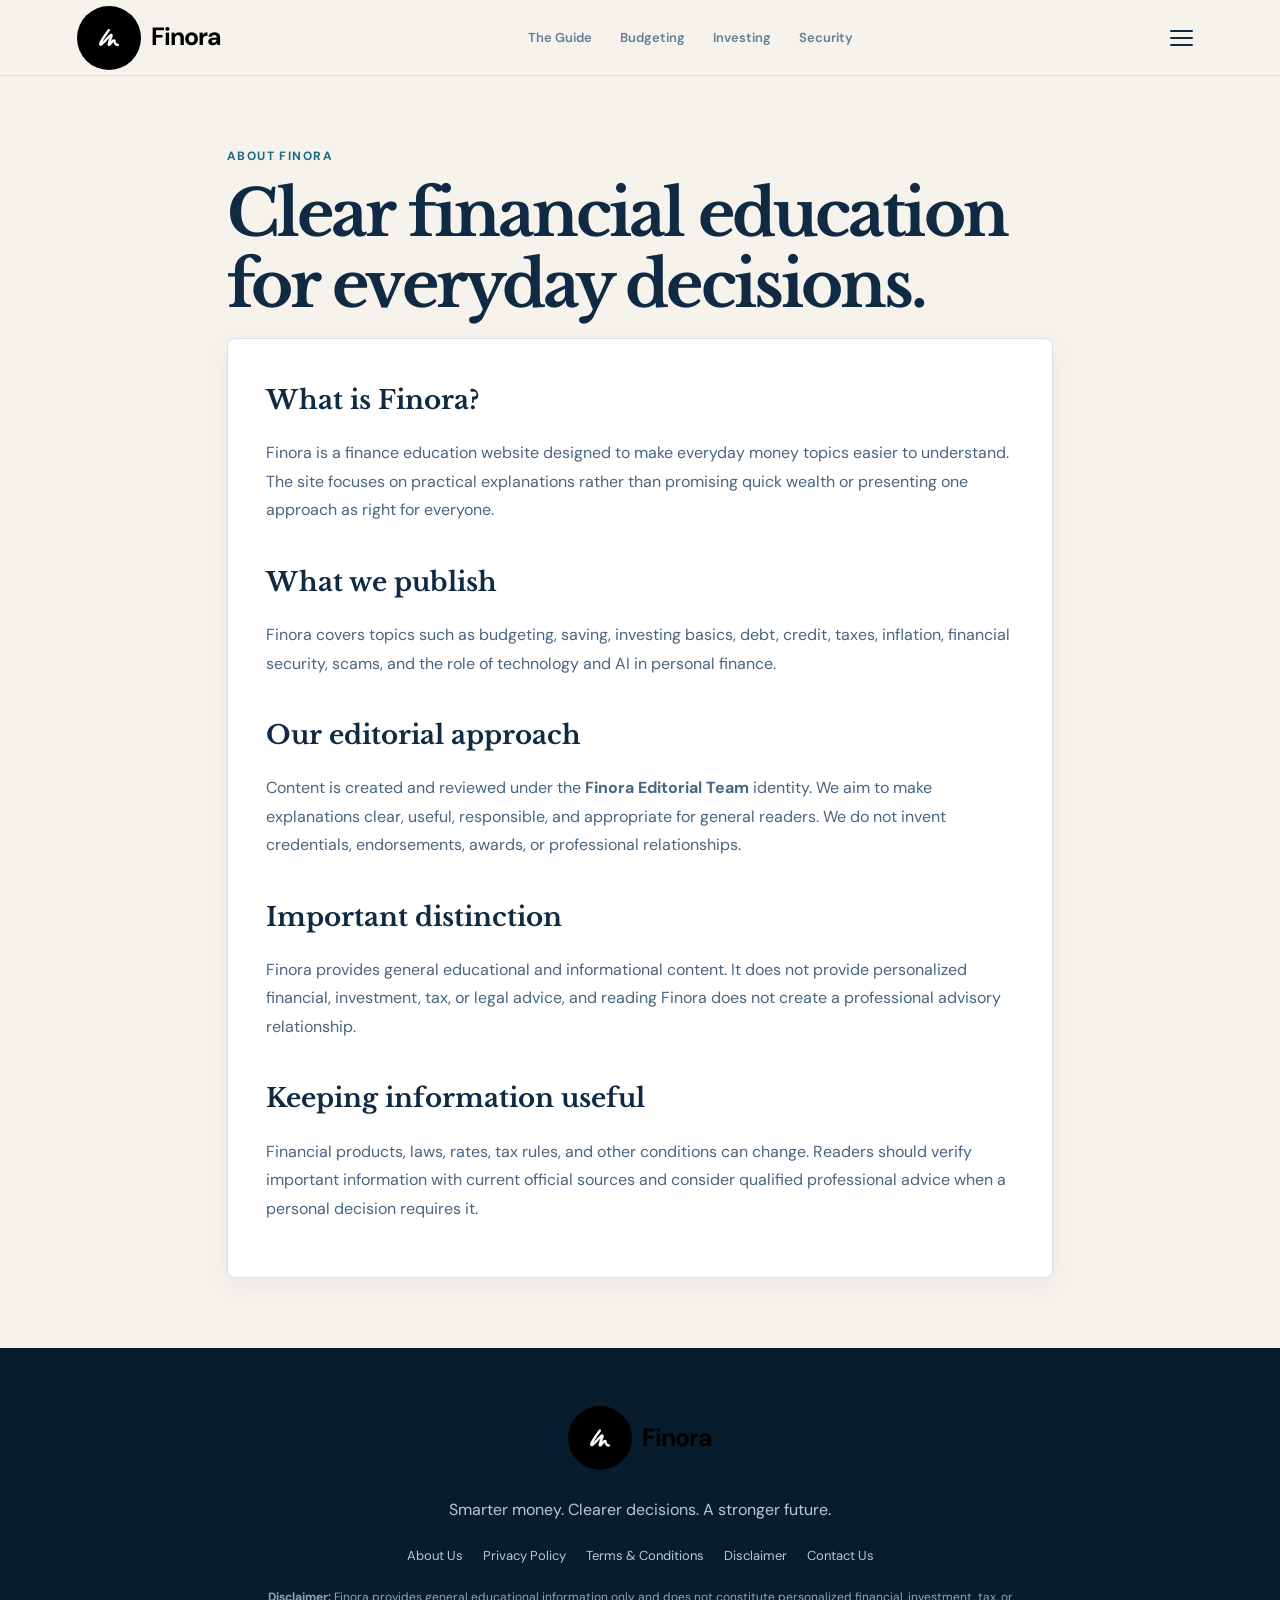
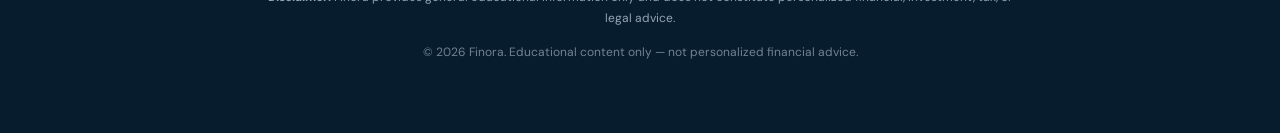
<file: about.html>
<!DOCTYPE html>
<html lang="en">
<head>
<meta charset="UTF-8">
<meta name="viewport" content="width=device-width, initial-scale=1.0">
<meta name="description" content="Learn what Finora is, what we publish, and our approach to clear and responsible financial education.">
<title>About Us | Finora</title>
<link rel="canonical" href="./about.html">
<link rel="preconnect" href="https://fonts.googleapis.com">
<link rel="preconnect" href="https://fonts.gstatic.com" crossorigin>
<link href="https://fonts.googleapis.com/css2?family=DM+Sans:wght@400;500;600;700&family=Libre+Baskerville:wght@400;700&display=swap" rel="stylesheet">
<link rel="stylesheet" href="styles.css">
</head>
<body>
<nav class="nav" aria-label="Primary navigation">
  <div class="logo">
    <a href="index.html" aria-label="Finora home">
      <img src="finora-logo.jpg" width="64" height="64" alt="Finora logo">
      <span>Finora</span>
    </a>
  </div>
  <div class="navlinks">
    <a href="index.html#guide">The Guide</a>
    <a href="index.html#budget">Budgeting</a>
    <a href="index.html#invest">Investing</a>
    <a href="index.html#security">Security</a>
  </div>
  <div class="menu-wrap">
    <button class="menu-btn" id="menuBtn" type="button" aria-label="Open site menu" aria-expanded="false" aria-controls="settingsMenu">
      <span></span><span></span><span></span>
    </button>
    <div class="settings-menu" id="settingsMenu">
      <a href="about.html">About Us</a>
      <a href="privacy-policy.html">Privacy Policy</a>
      <a href="terms.html">Terms &amp; Conditions</a>
      <a href="disclaimer.html">Disclaimer</a>
      <a href="contact.html">Contact Us</a>
    </div>
  </div>
</nav>
<main class="page">
  <p class="eyebrow">About Finora</p>
  <h1>Clear financial education for everyday decisions.</h1>
  <div class="page-card">
    <h2>What is Finora?</h2>
    <p>Finora is a finance education website designed to make everyday money topics easier to understand. The site focuses on practical explanations rather than promising quick wealth or presenting one approach as right for everyone.</p>
    <h2>What we publish</h2>
    <p>Finora covers topics such as budgeting, saving, investing basics, debt, credit, taxes, inflation, financial security, scams, and the role of technology and AI in personal finance.</p>
    <h2>Our editorial approach</h2>
    <p>Content is created and reviewed under the <strong>Finora Editorial Team</strong> identity. We aim to make explanations clear, useful, responsible, and appropriate for general readers. We do not invent credentials, endorsements, awards, or professional relationships.</p>
    <h2>Important distinction</h2>
    <p>Finora provides general educational and informational content. It does not provide personalized financial, investment, tax, or legal advice, and reading Finora does not create a professional advisory relationship.</p>
    <h2>Keeping information useful</h2>
    <p>Financial products, laws, rates, tax rules, and other conditions can change. Readers should verify important information with current official sources and consider qualified professional advice when a personal decision requires it.</p>
  </div>
</main>

<footer>
  <div class="logo">
    <a href="index.html" aria-label="Finora home">
      <img src="finora-logo.jpg" width="64" height="64" alt="Finora logo">
      <span>Finora</span>
    </a>
  </div>
  <p>Smarter money. Clearer decisions. A stronger future.</p>
  <div class="footer-links" aria-label="Footer navigation">
    <a href="about.html">About Us</a>
    <a href="privacy-policy.html">Privacy Policy</a>
    <a href="terms.html">Terms &amp; Conditions</a>
    <a href="disclaimer.html">Disclaimer</a>
    <a href="contact.html">Contact Us</a>
  </div>
  <p class="footer-note"><strong>Disclaimer:</strong> Finora provides general educational information only and does not constitute personalized financial, investment, tax, or legal advice.</p>
  <p style="font-size:12px;opacity:.6">© 2026 Finora. Educational content only — not personalized financial advice.</p>
</footer>
<button id="topBtn" type="button" aria-label="Back to top">↑</button>
<script src="script.js" defer></script>
</body>
</html>
</file>
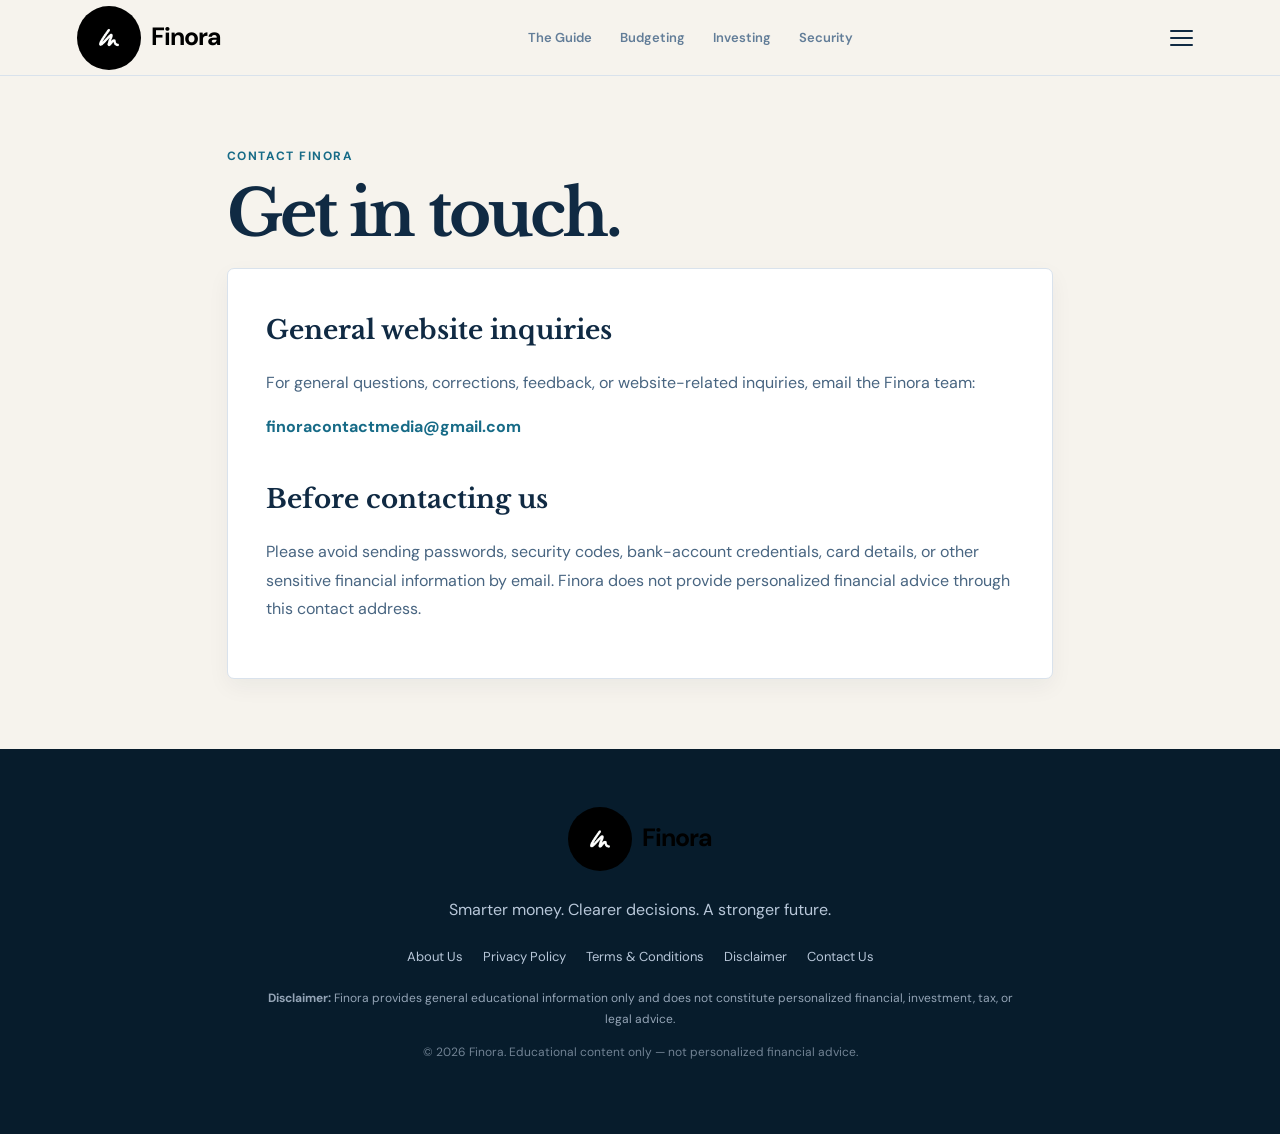
<file: contact.html>
<!DOCTYPE html>
<html lang="en">
<head>
<meta charset="UTF-8">
<meta name="viewport" content="width=device-width, initial-scale=1.0">
<meta name="description" content="Contact Finora for general website inquiries.">
<title>Contact Us | Finora</title>
<link rel="canonical" href="./contact.html">
<link rel="preconnect" href="https://fonts.googleapis.com">
<link rel="preconnect" href="https://fonts.gstatic.com" crossorigin>
<link href="https://fonts.googleapis.com/css2?family=DM+Sans:wght@400;500;600;700&family=Libre+Baskerville:wght@400;700&display=swap" rel="stylesheet">
<link rel="stylesheet" href="styles.css">
</head>
<body>
<nav class="nav" aria-label="Primary navigation">
  <div class="logo">
    <a href="index.html" aria-label="Finora home">
      <img src="finora-logo.jpg" width="64" height="64" alt="Finora logo">
      <span>Finora</span>
    </a>
  </div>
  <div class="navlinks">
    <a href="index.html#guide">The Guide</a>
    <a href="index.html#budget">Budgeting</a>
    <a href="index.html#invest">Investing</a>
    <a href="index.html#security">Security</a>
  </div>
  <div class="menu-wrap">
    <button class="menu-btn" id="menuBtn" type="button" aria-label="Open site menu" aria-expanded="false" aria-controls="settingsMenu">
      <span></span><span></span><span></span>
    </button>
    <div class="settings-menu" id="settingsMenu">
      <a href="about.html">About Us</a>
      <a href="privacy-policy.html">Privacy Policy</a>
      <a href="terms.html">Terms &amp; Conditions</a>
      <a href="disclaimer.html">Disclaimer</a>
      <a href="contact.html">Contact Us</a>
    </div>
  </div>
</nav>
<main class="page">
  <p class="eyebrow">Contact Finora</p>
  <h1>Get in touch.</h1>
  <div class="page-card">
    <h2>General website inquiries</h2>
    <p>For general questions, corrections, feedback, or website-related inquiries, email the Finora team:</p>
    <p><a href="mailto:finoracontactmedia@gmail.com">finoracontactmedia@gmail.com</a></p>
    <h2>Before contacting us</h2>
    <p>Please avoid sending passwords, security codes, bank-account credentials, card details, or other sensitive financial information by email. Finora does not provide personalized financial advice through this contact address.</p>
  </div>
</main>

<footer>
  <div class="logo">
    <a href="index.html" aria-label="Finora home">
      <img src="finora-logo.jpg" width="64" height="64" alt="Finora logo">
      <span>Finora</span>
    </a>
  </div>
  <p>Smarter money. Clearer decisions. A stronger future.</p>
  <div class="footer-links" aria-label="Footer navigation">
    <a href="about.html">About Us</a>
    <a href="privacy-policy.html">Privacy Policy</a>
    <a href="terms.html">Terms &amp; Conditions</a>
    <a href="disclaimer.html">Disclaimer</a>
    <a href="contact.html">Contact Us</a>
  </div>
  <p class="footer-note"><strong>Disclaimer:</strong> Finora provides general educational information only and does not constitute personalized financial, investment, tax, or legal advice.</p>
  <p style="font-size:12px;opacity:.6">© 2026 Finora. Educational content only — not personalized financial advice.</p>
</footer>
<button id="topBtn" type="button" aria-label="Back to top">↑</button>
<script src="script.js" defer></script>
</body>
</html>
</file>
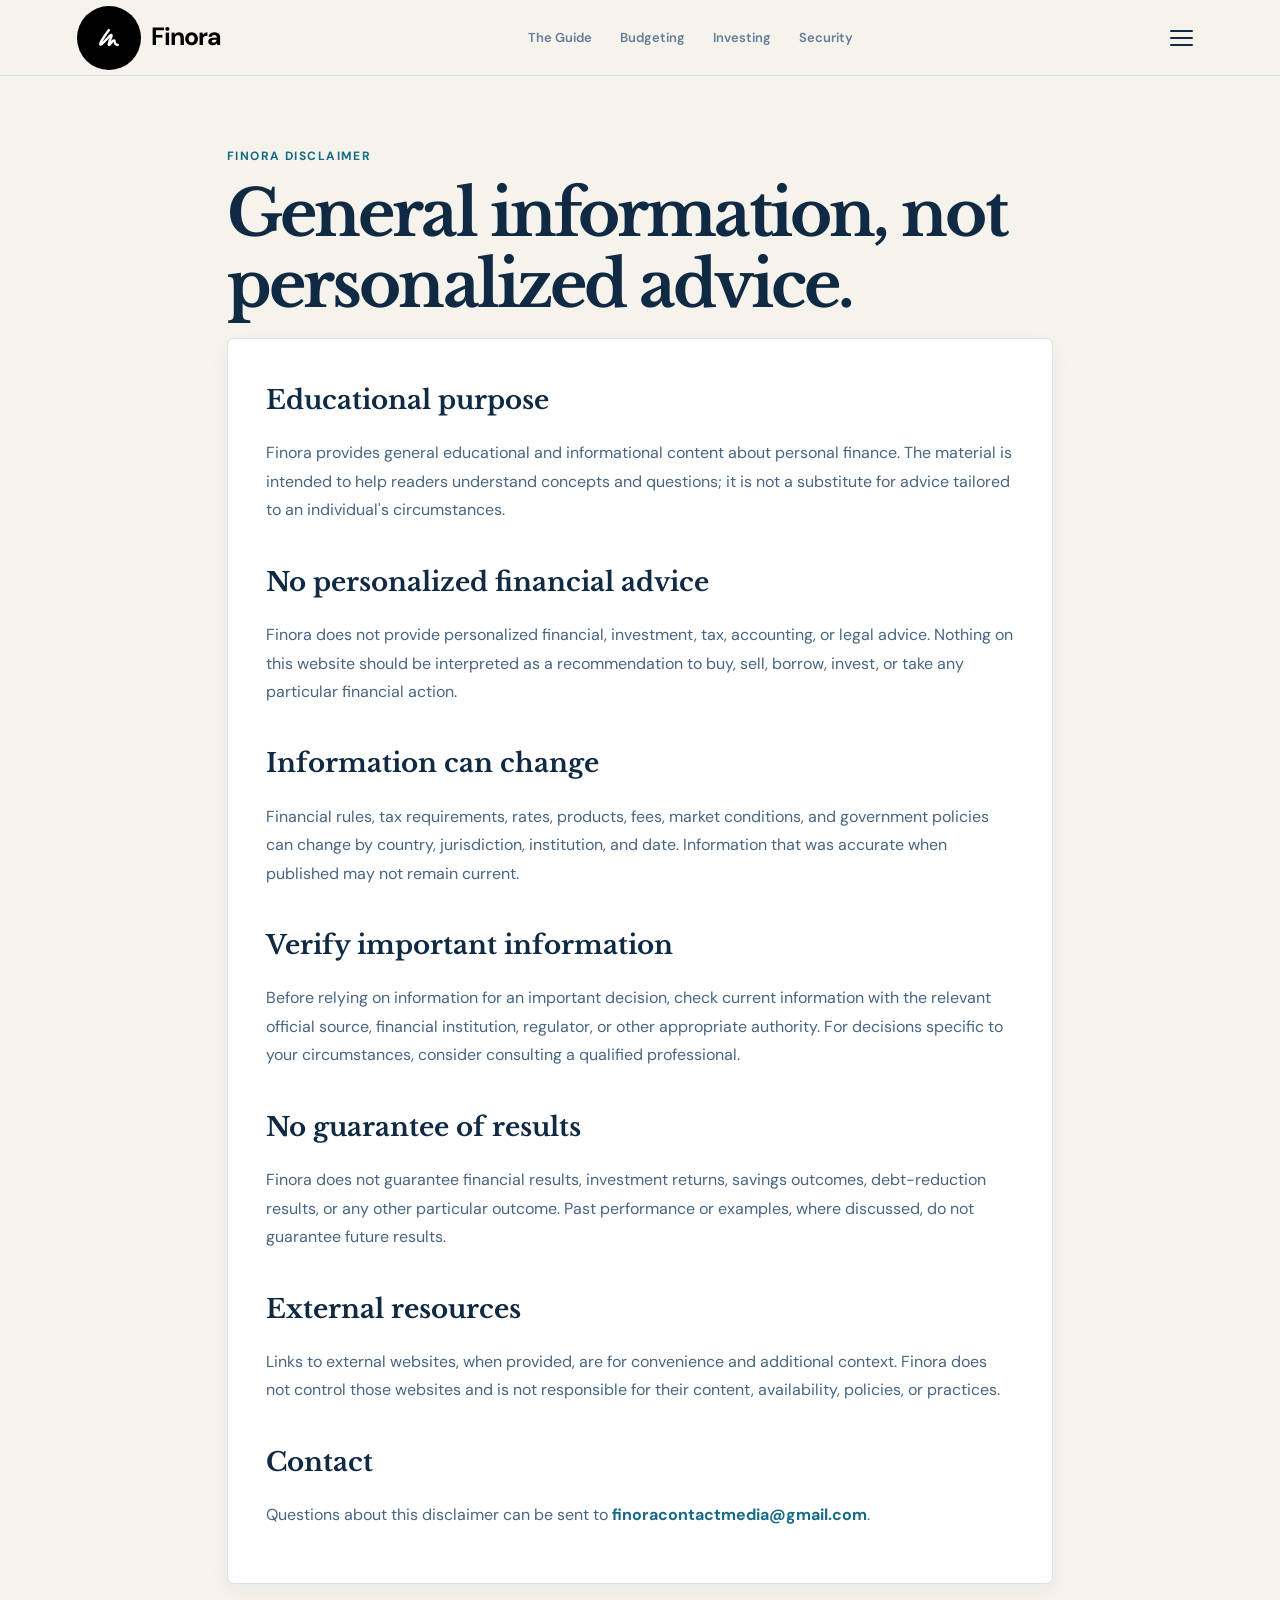
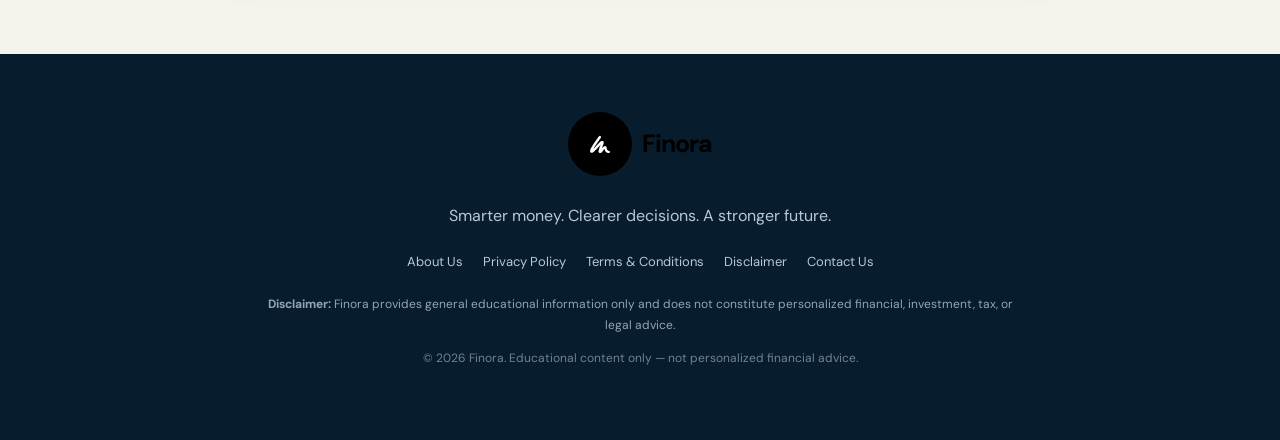
<file: disclaimer.html>
<!DOCTYPE html>
<html lang="en">
<head>
<meta charset="UTF-8">
<meta name="viewport" content="width=device-width, initial-scale=1.0">
<meta name="description" content="Finora&#x27;s financial education disclaimer covering informational content, changing financial information, and personal decision-making.">
<title>Disclaimer | Finora</title>
<link rel="canonical" href="./disclaimer.html">
<link rel="preconnect" href="https://fonts.googleapis.com">
<link rel="preconnect" href="https://fonts.gstatic.com" crossorigin>
<link href="https://fonts.googleapis.com/css2?family=DM+Sans:wght@400;500;600;700&family=Libre+Baskerville:wght@400;700&display=swap" rel="stylesheet">
<link rel="stylesheet" href="styles.css">
</head>
<body>
<nav class="nav" aria-label="Primary navigation">
  <div class="logo">
    <a href="index.html" aria-label="Finora home">
      <img src="finora-logo.jpg" width="64" height="64" alt="Finora logo">
      <span>Finora</span>
    </a>
  </div>
  <div class="navlinks">
    <a href="index.html#guide">The Guide</a>
    <a href="index.html#budget">Budgeting</a>
    <a href="index.html#invest">Investing</a>
    <a href="index.html#security">Security</a>
  </div>
  <div class="menu-wrap">
    <button class="menu-btn" id="menuBtn" type="button" aria-label="Open site menu" aria-expanded="false" aria-controls="settingsMenu">
      <span></span><span></span><span></span>
    </button>
    <div class="settings-menu" id="settingsMenu">
      <a href="about.html">About Us</a>
      <a href="privacy-policy.html">Privacy Policy</a>
      <a href="terms.html">Terms &amp; Conditions</a>
      <a href="disclaimer.html">Disclaimer</a>
      <a href="contact.html">Contact Us</a>
    </div>
  </div>
</nav>
<main class="page">
  <p class="eyebrow">Finora Disclaimer</p>
  <h1>General information, not personalized advice.</h1>
  <div class="page-card">
    <h2>Educational purpose</h2>
    <p>Finora provides general educational and informational content about personal finance. The material is intended to help readers understand concepts and questions; it is not a substitute for advice tailored to an individual's circumstances.</p>
    <h2>No personalized financial advice</h2>
    <p>Finora does not provide personalized financial, investment, tax, accounting, or legal advice. Nothing on this website should be interpreted as a recommendation to buy, sell, borrow, invest, or take any particular financial action.</p>
    <h2>Information can change</h2>
    <p>Financial rules, tax requirements, rates, products, fees, market conditions, and government policies can change by country, jurisdiction, institution, and date. Information that was accurate when published may not remain current.</p>
    <h2>Verify important information</h2>
    <p>Before relying on information for an important decision, check current information with the relevant official source, financial institution, regulator, or other appropriate authority. For decisions specific to your circumstances, consider consulting a qualified professional.</p>
    <h2>No guarantee of results</h2>
    <p>Finora does not guarantee financial results, investment returns, savings outcomes, debt-reduction results, or any other particular outcome. Past performance or examples, where discussed, do not guarantee future results.</p>
    <h2>External resources</h2>
    <p>Links to external websites, when provided, are for convenience and additional context. Finora does not control those websites and is not responsible for their content, availability, policies, or practices.</p>
    <h2>Contact</h2>
    <p>Questions about this disclaimer can be sent to <a href="mailto:finoracontactmedia@gmail.com">finoracontactmedia@gmail.com</a>.</p>
  </div>
</main>

<footer>
  <div class="logo">
    <a href="index.html" aria-label="Finora home">
      <img src="finora-logo.jpg" width="64" height="64" alt="Finora logo">
      <span>Finora</span>
    </a>
  </div>
  <p>Smarter money. Clearer decisions. A stronger future.</p>
  <div class="footer-links" aria-label="Footer navigation">
    <a href="about.html">About Us</a>
    <a href="privacy-policy.html">Privacy Policy</a>
    <a href="terms.html">Terms &amp; Conditions</a>
    <a href="disclaimer.html">Disclaimer</a>
    <a href="contact.html">Contact Us</a>
  </div>
  <p class="footer-note"><strong>Disclaimer:</strong> Finora provides general educational information only and does not constitute personalized financial, investment, tax, or legal advice.</p>
  <p style="font-size:12px;opacity:.6">© 2026 Finora. Educational content only — not personalized financial advice.</p>
</footer>
<button id="topBtn" type="button" aria-label="Back to top">↑</button>
<script src="script.js" defer></script>
</body>
</html>
</file>
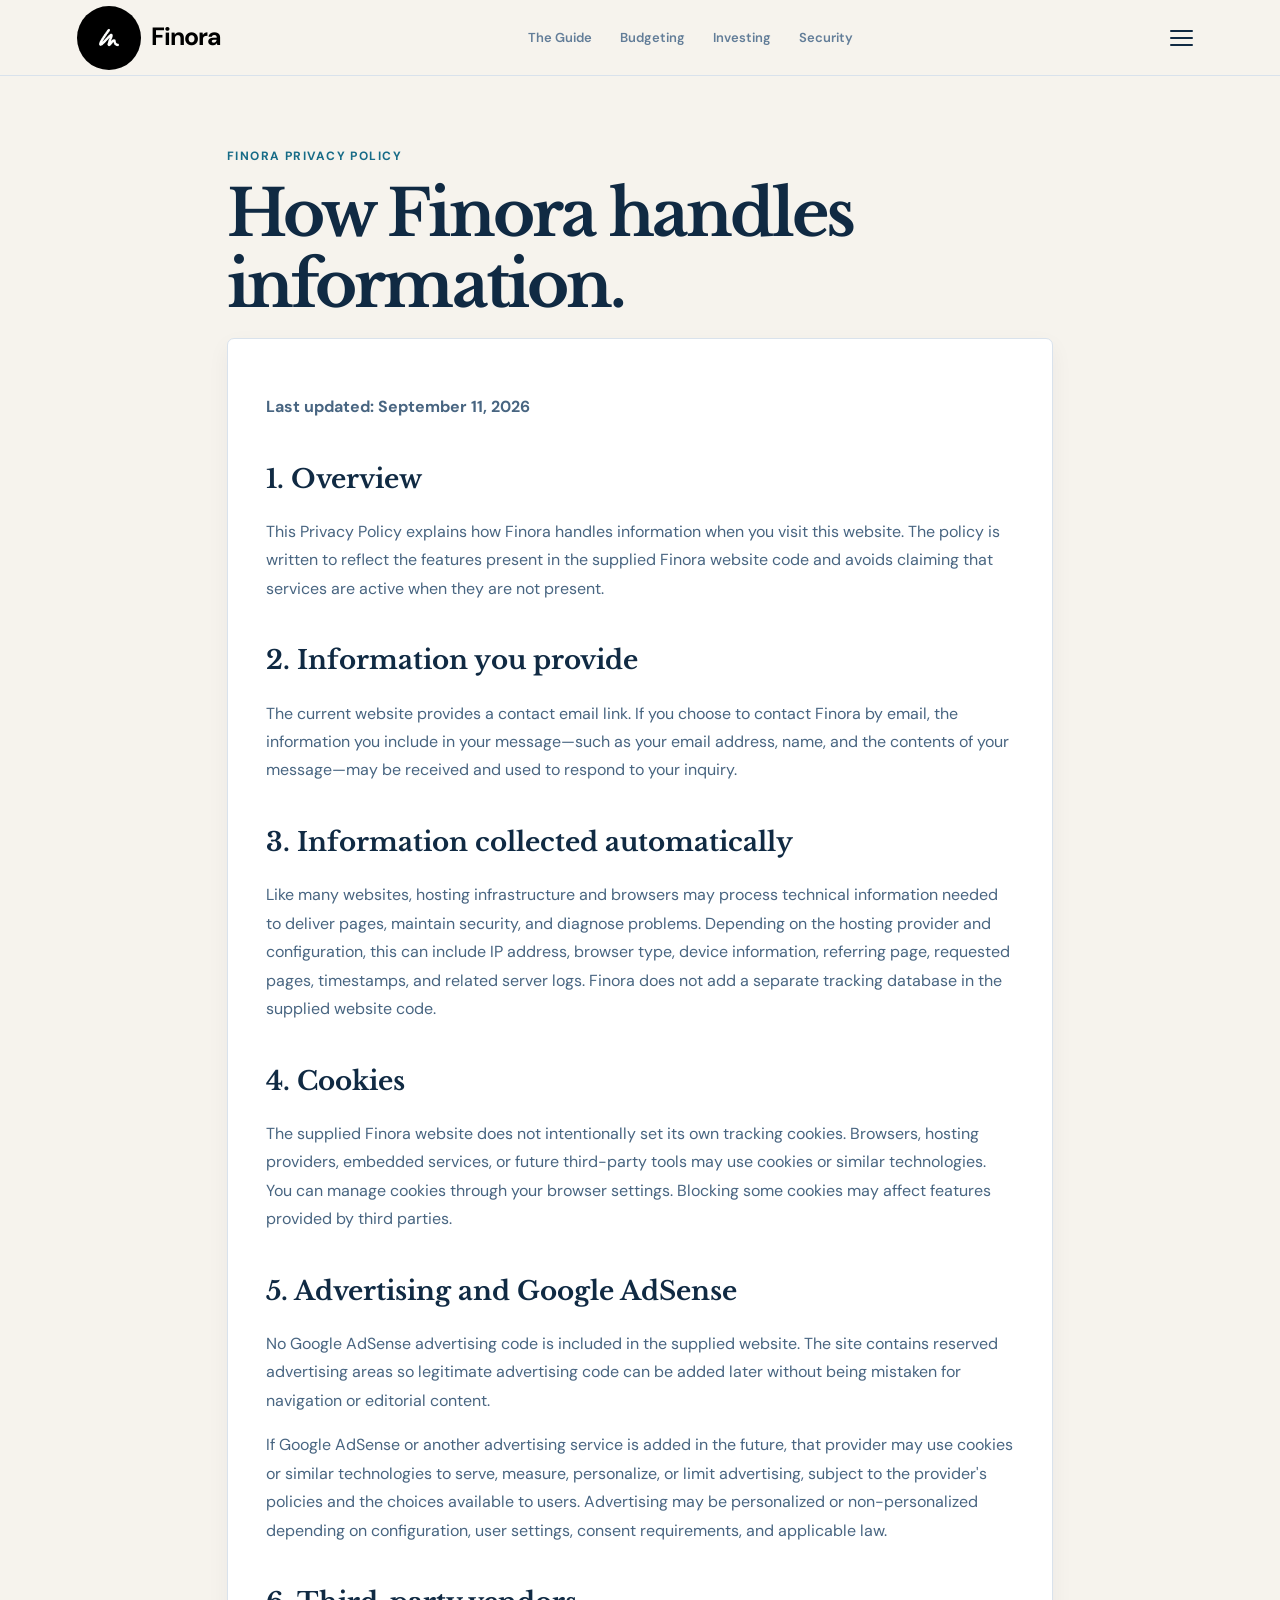
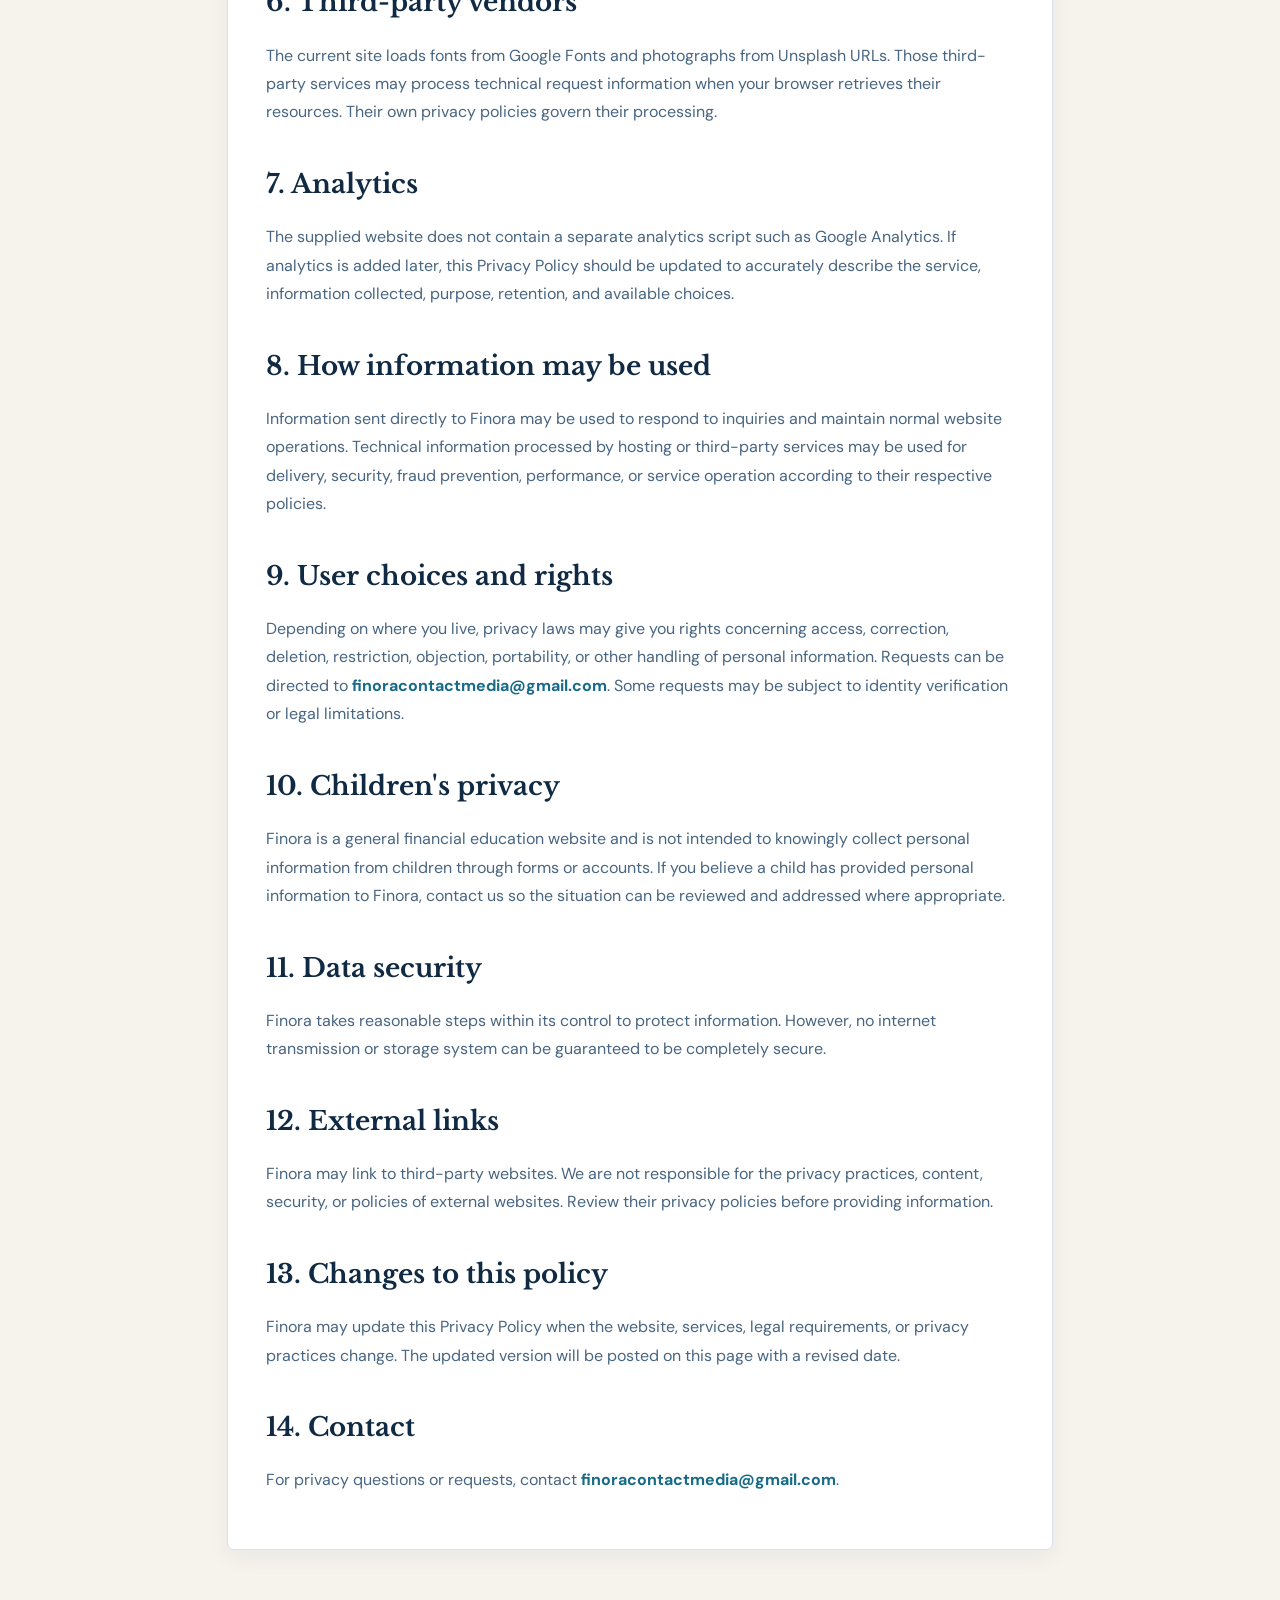
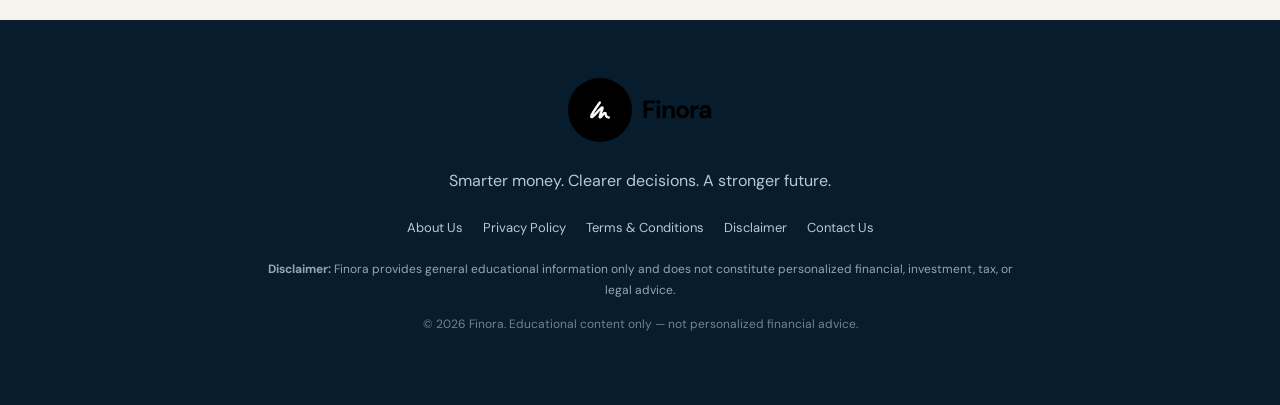
<file: privacy-policy.html>
<!DOCTYPE html>
<html lang="en">
<head>
<meta charset="UTF-8">
<meta name="viewport" content="width=device-width, initial-scale=1.0">
<meta name="description" content="Finora Privacy Policy explaining information handling, cookies, advertising, third-party services, choices, security, and contact information.">
<title>Privacy Policy | Finora</title>
<link rel="canonical" href="./privacy-policy.html">
<link rel="preconnect" href="https://fonts.googleapis.com">
<link rel="preconnect" href="https://fonts.gstatic.com" crossorigin>
<link href="https://fonts.googleapis.com/css2?family=DM+Sans:wght@400;500;600;700&family=Libre+Baskerville:wght@400;700&display=swap" rel="stylesheet">
<link rel="stylesheet" href="styles.css">
</head>
<body>
<nav class="nav" aria-label="Primary navigation">
  <div class="logo">
    <a href="index.html" aria-label="Finora home">
      <img src="finora-logo.jpg" width="64" height="64" alt="Finora logo">
      <span>Finora</span>
    </a>
  </div>
  <div class="navlinks">
    <a href="index.html#guide">The Guide</a>
    <a href="index.html#budget">Budgeting</a>
    <a href="index.html#invest">Investing</a>
    <a href="index.html#security">Security</a>
  </div>
  <div class="menu-wrap">
    <button class="menu-btn" id="menuBtn" type="button" aria-label="Open site menu" aria-expanded="false" aria-controls="settingsMenu">
      <span></span><span></span><span></span>
    </button>
    <div class="settings-menu" id="settingsMenu">
      <a href="about.html">About Us</a>
      <a href="privacy-policy.html">Privacy Policy</a>
      <a href="terms.html">Terms &amp; Conditions</a>
      <a href="disclaimer.html">Disclaimer</a>
      <a href="contact.html">Contact Us</a>
    </div>
  </div>
</nav>
<main class="page">
  <p class="eyebrow">Finora Privacy Policy</p>
  <h1>How Finora handles information.</h1>
  <div class="page-card">
    <p><strong>Last updated: September 11, 2026</strong></p>
    <h2>1. Overview</h2>
    <p>This Privacy Policy explains how Finora handles information when you visit this website. The policy is written to reflect the features present in the supplied Finora website code and avoids claiming that services are active when they are not present.</p>
    <h2>2. Information you provide</h2>
    <p>The current website provides a contact email link. If you choose to contact Finora by email, the information you include in your message—such as your email address, name, and the contents of your message—may be received and used to respond to your inquiry.</p>
    <h2>3. Information collected automatically</h2>
    <p>Like many websites, hosting infrastructure and browsers may process technical information needed to deliver pages, maintain security, and diagnose problems. Depending on the hosting provider and configuration, this can include IP address, browser type, device information, referring page, requested pages, timestamps, and related server logs. Finora does not add a separate tracking database in the supplied website code.</p>
    <h2>4. Cookies</h2>
    <p>The supplied Finora website does not intentionally set its own tracking cookies. Browsers, hosting providers, embedded services, or future third-party tools may use cookies or similar technologies. You can manage cookies through your browser settings. Blocking some cookies may affect features provided by third parties.</p>
    <h2>5. Advertising and Google AdSense</h2>
    <p>No Google AdSense advertising code is included in the supplied website. The site contains reserved advertising areas so legitimate advertising code can be added later without being mistaken for navigation or editorial content.</p>
    <p>If Google AdSense or another advertising service is added in the future, that provider may use cookies or similar technologies to serve, measure, personalize, or limit advertising, subject to the provider's policies and the choices available to users. Advertising may be personalized or non-personalized depending on configuration, user settings, consent requirements, and applicable law.</p>
    <h2>6. Third-party vendors</h2>
    <p>The current site loads fonts from Google Fonts and photographs from Unsplash URLs. Those third-party services may process technical request information when your browser retrieves their resources. Their own privacy policies govern their processing.</p>
    <h2>7. Analytics</h2>
    <p>The supplied website does not contain a separate analytics script such as Google Analytics. If analytics is added later, this Privacy Policy should be updated to accurately describe the service, information collected, purpose, retention, and available choices.</p>
    <h2>8. How information may be used</h2>
    <p>Information sent directly to Finora may be used to respond to inquiries and maintain normal website operations. Technical information processed by hosting or third-party services may be used for delivery, security, fraud prevention, performance, or service operation according to their respective policies.</p>
    <h2>9. User choices and rights</h2>
    <p>Depending on where you live, privacy laws may give you rights concerning access, correction, deletion, restriction, objection, portability, or other handling of personal information. Requests can be directed to <a href="mailto:finoracontactmedia@gmail.com">finoracontactmedia@gmail.com</a>. Some requests may be subject to identity verification or legal limitations.</p>
    <h2>10. Children's privacy</h2>
    <p>Finora is a general financial education website and is not intended to knowingly collect personal information from children through forms or accounts. If you believe a child has provided personal information to Finora, contact us so the situation can be reviewed and addressed where appropriate.</p>
    <h2>11. Data security</h2>
    <p>Finora takes reasonable steps within its control to protect information. However, no internet transmission or storage system can be guaranteed to be completely secure.</p>
    <h2>12. External links</h2>
    <p>Finora may link to third-party websites. We are not responsible for the privacy practices, content, security, or policies of external websites. Review their privacy policies before providing information.</p>
    <h2>13. Changes to this policy</h2>
    <p>Finora may update this Privacy Policy when the website, services, legal requirements, or privacy practices change. The updated version will be posted on this page with a revised date.</p>
    <h2>14. Contact</h2>
    <p>For privacy questions or requests, contact <a href="mailto:finoracontactmedia@gmail.com">finoracontactmedia@gmail.com</a>.</p>
  </div>
</main>

<footer>
  <div class="logo">
    <a href="index.html" aria-label="Finora home">
      <img src="finora-logo.jpg" width="64" height="64" alt="Finora logo">
      <span>Finora</span>
    </a>
  </div>
  <p>Smarter money. Clearer decisions. A stronger future.</p>
  <div class="footer-links" aria-label="Footer navigation">
    <a href="about.html">About Us</a>
    <a href="privacy-policy.html">Privacy Policy</a>
    <a href="terms.html">Terms &amp; Conditions</a>
    <a href="disclaimer.html">Disclaimer</a>
    <a href="contact.html">Contact Us</a>
  </div>
  <p class="footer-note"><strong>Disclaimer:</strong> Finora provides general educational information only and does not constitute personalized financial, investment, tax, or legal advice.</p>
  <p style="font-size:12px;opacity:.6">© 2026 Finora. Educational content only — not personalized financial advice.</p>
</footer>
<button id="topBtn" type="button" aria-label="Back to top">↑</button>
<script src="script.js" defer></script>
</body>
</html>
</file>
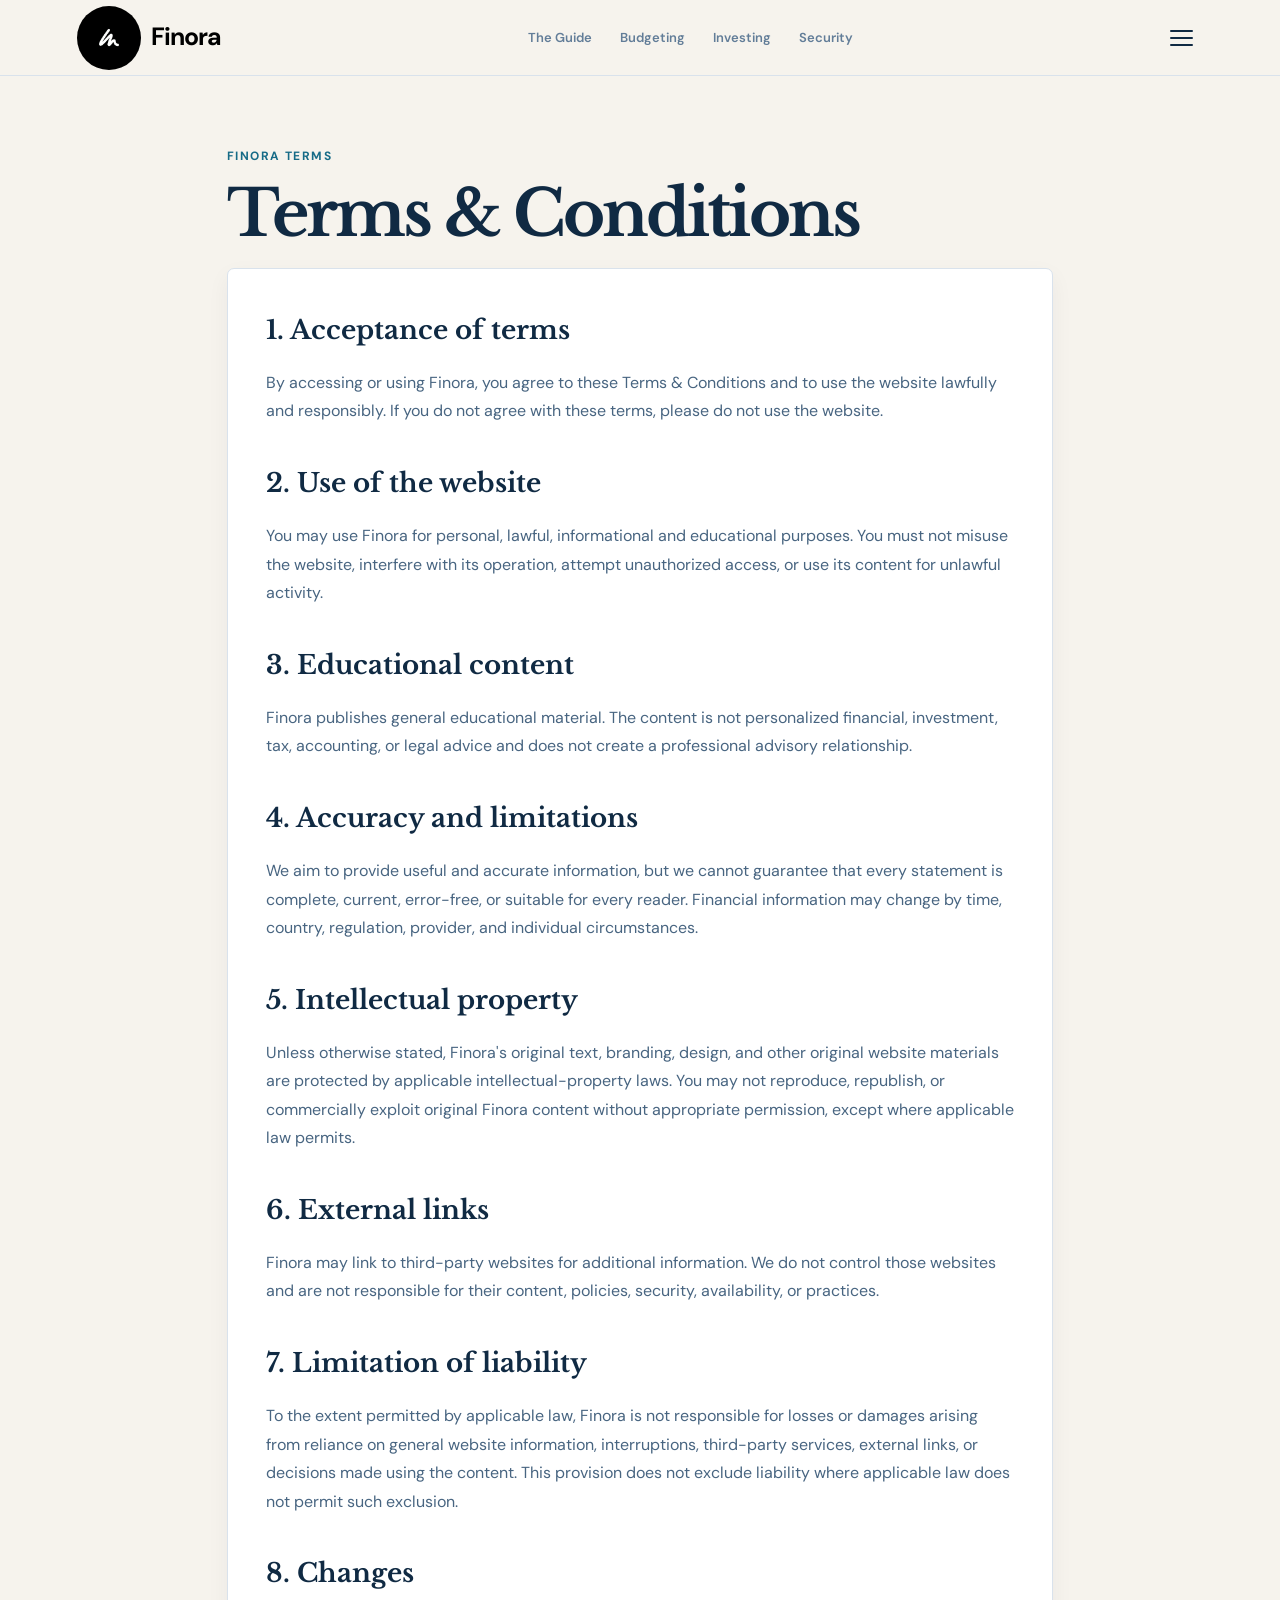
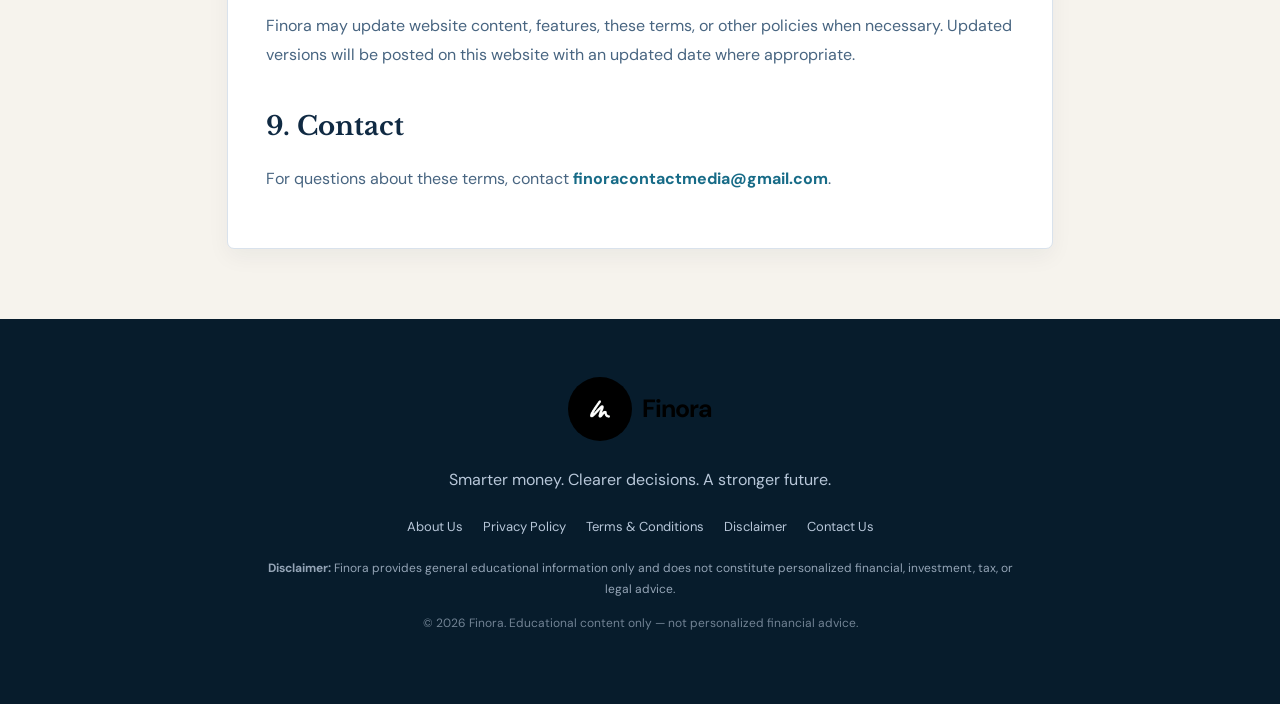
<file: terms.html>
<!DOCTYPE html>
<html lang="en">
<head>
<meta charset="UTF-8">
<meta name="viewport" content="width=device-width, initial-scale=1.0">
<meta name="description" content="Terms and Conditions governing use of the Finora finance education website.">
<title>Terms &amp; Conditions | Finora</title>
<link rel="canonical" href="./terms.html">
<link rel="preconnect" href="https://fonts.googleapis.com">
<link rel="preconnect" href="https://fonts.gstatic.com" crossorigin>
<link href="https://fonts.googleapis.com/css2?family=DM+Sans:wght@400;500;600;700&family=Libre+Baskerville:wght@400;700&display=swap" rel="stylesheet">
<link rel="stylesheet" href="styles.css">
</head>
<body>
<nav class="nav" aria-label="Primary navigation">
  <div class="logo">
    <a href="index.html" aria-label="Finora home">
      <img src="finora-logo.jpg" width="64" height="64" alt="Finora logo">
      <span>Finora</span>
    </a>
  </div>
  <div class="navlinks">
    <a href="index.html#guide">The Guide</a>
    <a href="index.html#budget">Budgeting</a>
    <a href="index.html#invest">Investing</a>
    <a href="index.html#security">Security</a>
  </div>
  <div class="menu-wrap">
    <button class="menu-btn" id="menuBtn" type="button" aria-label="Open site menu" aria-expanded="false" aria-controls="settingsMenu">
      <span></span><span></span><span></span>
    </button>
    <div class="settings-menu" id="settingsMenu">
      <a href="about.html">About Us</a>
      <a href="privacy-policy.html">Privacy Policy</a>
      <a href="terms.html">Terms &amp; Conditions</a>
      <a href="disclaimer.html">Disclaimer</a>
      <a href="contact.html">Contact Us</a>
    </div>
  </div>
</nav>
<main class="page">
  <p class="eyebrow">Finora Terms</p>
  <h1>Terms &amp; Conditions</h1>
  <div class="page-card">
    <h2>1. Acceptance of terms</h2>
    <p>By accessing or using Finora, you agree to these Terms &amp; Conditions and to use the website lawfully and responsibly. If you do not agree with these terms, please do not use the website.</p>
    <h2>2. Use of the website</h2>
    <p>You may use Finora for personal, lawful, informational and educational purposes. You must not misuse the website, interfere with its operation, attempt unauthorized access, or use its content for unlawful activity.</p>
    <h2>3. Educational content</h2>
    <p>Finora publishes general educational material. The content is not personalized financial, investment, tax, accounting, or legal advice and does not create a professional advisory relationship.</p>
    <h2>4. Accuracy and limitations</h2>
    <p>We aim to provide useful and accurate information, but we cannot guarantee that every statement is complete, current, error-free, or suitable for every reader. Financial information may change by time, country, regulation, provider, and individual circumstances.</p>
    <h2>5. Intellectual property</h2>
    <p>Unless otherwise stated, Finora's original text, branding, design, and other original website materials are protected by applicable intellectual-property laws. You may not reproduce, republish, or commercially exploit original Finora content without appropriate permission, except where applicable law permits.</p>
    <h2>6. External links</h2>
    <p>Finora may link to third-party websites for additional information. We do not control those websites and are not responsible for their content, policies, security, availability, or practices.</p>
    <h2>7. Limitation of liability</h2>
    <p>To the extent permitted by applicable law, Finora is not responsible for losses or damages arising from reliance on general website information, interruptions, third-party services, external links, or decisions made using the content. This provision does not exclude liability where applicable law does not permit such exclusion.</p>
    <h2>8. Changes</h2>
    <p>Finora may update website content, features, these terms, or other policies when necessary. Updated versions will be posted on this website with an updated date where appropriate.</p>
    <h2>9. Contact</h2>
    <p>For questions about these terms, contact <a href="mailto:finoracontactmedia@gmail.com">finoracontactmedia@gmail.com</a>.</p>
  </div>
</main>

<footer>
  <div class="logo">
    <a href="index.html" aria-label="Finora home">
      <img src="finora-logo.jpg" width="64" height="64" alt="Finora logo">
      <span>Finora</span>
    </a>
  </div>
  <p>Smarter money. Clearer decisions. A stronger future.</p>
  <div class="footer-links" aria-label="Footer navigation">
    <a href="about.html">About Us</a>
    <a href="privacy-policy.html">Privacy Policy</a>
    <a href="terms.html">Terms &amp; Conditions</a>
    <a href="disclaimer.html">Disclaimer</a>
    <a href="contact.html">Contact Us</a>
  </div>
  <p class="footer-note"><strong>Disclaimer:</strong> Finora provides general educational information only and does not constitute personalized financial, investment, tax, or legal advice.</p>
  <p style="font-size:12px;opacity:.6">© 2026 Finora. Educational content only — not personalized financial advice.</p>
</footer>
<button id="topBtn" type="button" aria-label="Back to top">↑</button>
<script src="script.js" defer></script>
</body>
</html>
</file>
<file: styles.css>
:root{
  --navy:#102A43;--deep:#071C2C;--blue:#176B87;--teal:#238B82;--mint:#DDF3E4;
  --gold:#D7A72D;--warm:#F6F3ED;--white:#FFFFFF;--text:#243B53;--muted:#627D98;
  --line:#D9E2EC;--shadow:0 12px 30px rgba(16,42,67,.14);
}
*{box-sizing:border-box}
html{scroll-behavior:smooth}
body{margin:0;background:var(--warm);color:var(--text);font-family:"DM Sans",Arial,sans-serif;line-height:1.78}
a{text-decoration:none;color:inherit}
img{display:block;max-width:100%;height:auto}
button,a{touch-action:manipulation}
.nav{height:76px;display:flex;align-items:center;justify-content:space-between;padding:0 6%;
background:rgba(246,243,237,.97);border-bottom:1px solid var(--line);position:sticky;top:0;z-index:20}
.logo{font-size:25px;font-weight:700;letter-spacing:-1px;color:var(--navy)}
.logo a{display:flex;align-items:center;gap:10px}
.logo img{width:64px;height:64px;object-fit:cover;border-radius:50%}
.logo span{color:#000;font-size:25px;font-weight:700;letter-spacing:-1px}
.navlinks{display:flex;gap:28px;font-size:13px;font-weight:600;color:var(--muted)}
.navlinks a:hover,.navlinks a:focus-visible{color:var(--blue)}
.menu-wrap{position:relative}
.menu-btn{width:44px;height:44px;border:0;background:transparent;display:flex;flex-direction:column;justify-content:center;align-items:center;gap:5px;cursor:pointer;border-radius:5px}
.menu-btn:focus-visible{outline:3px solid rgba(35,139,130,.35);outline-offset:2px}
.menu-btn span{display:block;width:23px;height:2px;background:var(--navy);border-radius:2px}
.settings-menu{display:none;position:absolute;right:0;top:50px;width:225px;background:#fff;border:1px solid var(--line);border-radius:7px;box-shadow:var(--shadow);padding:7px;z-index:50}
.settings-menu.open{display:block}
.settings-menu a{display:block;padding:11px 12px;font-size:13px;font-weight:600;color:var(--navy);border-radius:4px}
.settings-menu a:hover,.settings-menu a:focus-visible{background:var(--mint);color:var(--blue)}
.hero{max-width:1380px;margin:auto;padding:70px 6% 82px;display:grid;grid-template-columns:1.05fr .95fr;gap:65px;align-items:center}
.kicker{display:inline-block;color:var(--blue);font-size:12px;font-weight:700;letter-spacing:.12em;text-transform:uppercase;border-left:3px solid var(--gold);padding-left:11px}
.kicker span{color:var(--gold);background:rgba(215,167,45,.12);padding:5px 9px;border-radius:3px}
h1{font-family:"Libre Baskerville",Georgia,serif;font-size:clamp(3rem,6.2vw,6rem);line-height:1.05;letter-spacing:-.045em;margin:22px 0;color:var(--navy)}
.lead{font-size:18px;color:var(--muted);max-width:650px;line-height:1.85}
.hero-meta{display:flex;flex-wrap:wrap;align-items:center;gap:15px;margin-top:30px;font-size:12px;font-weight:600;color:var(--muted)}
.author{display:flex;align-items:center;gap:9px}
.avatar{width:36px;height:36px;border-radius:50%;background:linear-gradient(135deg,var(--navy),var(--teal));border:3px solid white;flex:0 0 auto}
.hero-image{height:520px;border-radius:8px;overflow:hidden;box-shadow:0 24px 55px rgba(16,42,67,.16);position:relative}
.hero-image img{width:100%;height:100%;object-fit:cover}
.floating-card{position:absolute;left:22px;bottom:22px;background:white;padding:18px 20px;width:220px;border-left:4px solid var(--gold);box-shadow:0 10px 28px rgba(0,0,0,.14)}
.floating-card b{display:block;font-size:25px;color:var(--navy)}.floating-card span{font-size:11px;color:var(--muted)}
.stats{background:var(--navy);padding:28px 6%;display:grid;grid-template-columns:repeat(4,1fr);gap:10px;text-align:center}
.stats b{display:block;color:#fff;font-size:21px}.stats span{font-size:11px;color:#B8C7D9}
.layout{max-width:1240px;margin:75px auto;padding:0 6%;display:grid;grid-template-columns:245px minmax(0,760px);gap:72px}
.toc{position:sticky;top:100px;height:max-content;padding:0 20px 20px;border-left:1px solid var(--line)}
.toc h3{font-size:12px;text-transform:uppercase;letter-spacing:.1em;color:var(--navy);margin:0 0 14px}
.toc a{display:block;font-size:12px;color:var(--muted);padding:7px 0}
.toc a:hover,.toc a:focus-visible{color:var(--blue);font-weight:700}
article{min-width:0}
article h2,.page h1{font-family:"Libre Baskerville",Georgia,serif;color:var(--navy)}
article h2{font-size:clamp(1.85rem,3vw,2.8rem);line-height:1.25;letter-spacing:-.03em;margin:58px 0 19px;padding-top:4px}
article h2:first-of-type{margin-top:0}
article h3{font-size:20px;color:var(--navy);margin:34px 0 12px}
article p{font-size:16px;color:#486581;margin:0 0 20px}
article ul,article ol{color:#486581;padding-left:23px}article li{margin:8px 0}
.intro{font-family:"Libre Baskerville",Georgia,serif;font-size:20px!important;color:var(--navy)!important;line-height:1.7;border-bottom:1px solid var(--line);padding-bottom:30px;margin-bottom:25px!important}
.editorial-note{background:#fff;border:1px solid var(--line);border-left:4px solid var(--teal);padding:16px 18px;margin:0 0 32px;color:#486581;font-size:14px}
.editorial-note strong{color:var(--navy)}
.quote{margin:34px 0;padding:30px 34px;background:var(--navy);color:white;font-family:"Libre Baskerville",Georgia,serif;font-size:23px;line-height:1.55;border-left:5px solid var(--gold)}
.quote.light{background:var(--mint);color:var(--navy);border-left-color:var(--teal)}
.article-photo{margin:40px 0 8px;height:390px;overflow:hidden;border-radius:6px;background:#dfe8ec}
.article-photo img{width:100%;height:100%;object-fit:cover}
.caption{font-size:11px;color:var(--muted);margin:8px 0 30px}
.info-grid{display:grid;grid-template-columns:repeat(2,1fr);gap:14px;margin:28px 0}
.info-card{background:white;border:1px solid var(--line);padding:22px;border-radius:5px}
.info-card b{display:block;color:var(--blue);margin-bottom:7px;font-size:15px}
.steps{counter-reset:step;list-style:none;padding:0}.steps li{counter-increment:step;background:white;border:1px solid var(--line);padding:18px 20px 18px 58px;position:relative;margin:10px 0;border-radius:5px}
.steps li:before{content:counter(step);position:absolute;left:18px;top:18px;color:var(--gold);font-weight:700}
.page{max-width:980px;margin:70px auto;padding:0 6%}
.page h1{font-size:clamp(2.4rem,5vw,4.5rem);line-height:1.1;margin:0 0 18px}
.page .eyebrow{color:var(--blue);font-size:12px;font-weight:700;letter-spacing:.12em;text-transform:uppercase}
.page-card{background:#fff;border:1px solid var(--line);padding:38px;border-radius:7px;box-shadow:0 8px 22px rgba(16,42,67,.05)}
.page-card h2{font-family:"Libre Baskerville",Georgia,serif;color:var(--navy);font-size:26px;margin:34px 0 12px}
.page-card h2:first-child{margin-top:0}
.page-card h3{color:var(--navy);font-size:19px;margin:26px 0 8px}
.page-card p,.page-card li{color:#486581;font-size:16px}
.page-card ul{padding-left:22px}
.page-card a{color:var(--blue);font-weight:700}
.ad-slot{max-width:1240px;margin:34px auto;padding:0 6%}
.ad-placeholder{min-height:90px;border:1px dashed #B8C7D9;background:rgba(255,255,255,.5);display:flex;align-items:center;justify-content:center;text-align:center;color:#78909C;font-size:12px;border-radius:5px}
.ad-placeholder[hidden]{display:none}
footer{background:var(--deep);color:#B8C7D9;text-align:center;padding:58px 6%;margin-top:70px}
footer .logo{color:white;display:inline-block}
.footer-links{display:flex;justify-content:center;flex-wrap:wrap;gap:8px 20px;margin:20px 0;font-size:13px}
.footer-links a:hover,.footer-links a:focus-visible{color:#fff}
.footer-note{font-size:12px;opacity:.8;max-width:760px;margin:0 auto 12px}
#topBtn{position:fixed;right:22px;bottom:22px;width:44px;height:44px;border:0;border-radius:50%;background:var(--navy);color:white;font-size:18px;cursor:pointer;box-shadow:0 8px 22px rgba(16,42,67,.2);opacity:0;transform:translateY(10px);transition:.2s;z-index:30}
#topBtn.show{opacity:1;transform:translateY(0)}
@media(max-width:900px){
  .hero{grid-template-columns:1fr;gap:40px;padding-top:50px}.hero-image{height:430px}
  .layout{grid-template-columns:1fr;gap:35px}.toc{position:relative;top:auto;border-left:0;border-top:1px solid var(--line);padding:22px 0}
  .stats{grid-template-columns:repeat(2,1fr)}.navlinks{display:none}
}
@media(max-width:560px){
  .logo img{width:58px;height:58px}.logo span{font-size:23px}
  .nav,.hero,.layout{padding-left:20px;padding-right:20px}.nav{height:70px}
  .hero{padding-bottom:55px}.hero-image{height:330px}
  .stats{padding-left:20px;padding-right:20px}.info-grid{grid-template-columns:1fr}
  .article-photo{height:260px}article h2{margin-top:45px}.floating-card{left:15px;bottom:15px;width:200px}
  .page{padding:0 20px;margin-top:45px}.page-card{padding:24px 20px}.ad-slot{padding:0 20px}
}
@media(prefers-reduced-motion:reduce){
  html{scroll-behavior:auto}#topBtn{transition:none}
}
</file>
